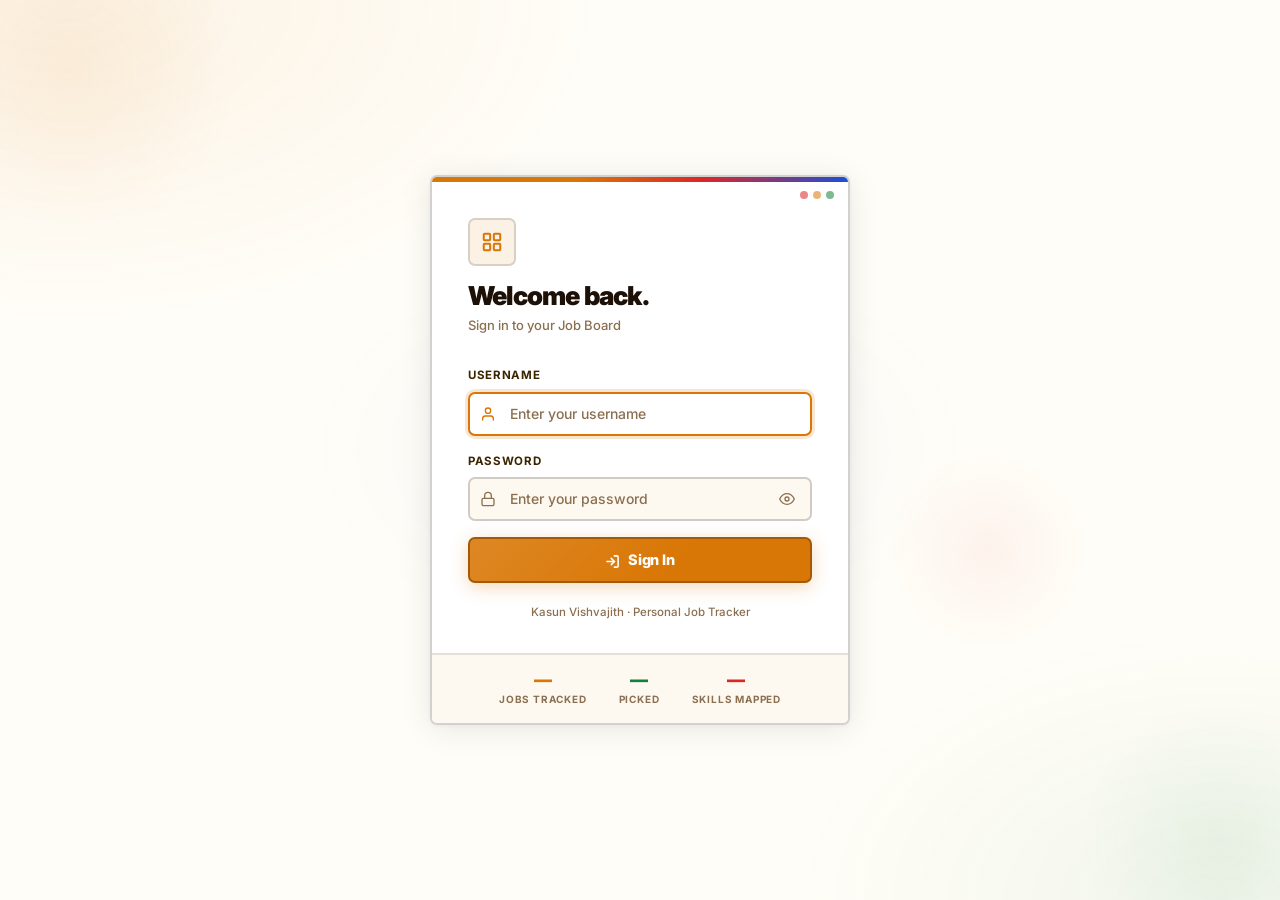
<file: login.html>
<!doctype html>
<html lang="en">
<head>
  <meta charset="utf-8">
  <meta name="viewport" content="width=device-width, initial-scale=1, viewport-fit=cover">
  <title>Sign In · Kasun's Job Board</title>
  <link rel="icon" href="data:image/svg+xml,<svg xmlns='http://www.w3.org/2000/svg' viewBox='0 0 100 100'><rect width='100' height='100' rx='20' fill='%23d97706'/><text x='50' y='72' font-family='sans-serif' font-size='70' font-weight='900' fill='%23ffffff' text-anchor='middle'>J</text></svg>">
  <link rel="preconnect" href="https://fonts.googleapis.com">
  <link rel="preconnect" href="https://fonts.gstatic.com" crossorigin>
  <link href="https://fonts.googleapis.com/css2?family=Inter:wght@400;500;600;700;800;900&display=swap" rel="stylesheet">
    <style>
    :root {
      --void:      #fffdf7;
      --surface-0: #ffffff;
      --surface-2: #fef9f0;
      --surface-3: #fdf0d8;
      --rim:        rgba(0,0,0,0.14);
      --rim-strong: rgba(0,0,0,0.28);
      --orange:     #d97706;
      --orange-dim: rgba(217,119,6,0.10);
      --orange-pale:#f59e0b;
      --ink:   #1c1007;
      --ink-2: #3b2500;
      --ink-3: #8a7050;
      --green:  #15803d;
      --red:    #dc2626;
      --red-dim: rgba(220,38,38,0.10);
      --blue:   #1d4ed8;
      --teal:   #15803d;
      --rose:   #dc2626;
      --rose-dim: rgba(220,38,38,0.10);
      --amber:  #d97706;
      --r:   7px;
      --sh:  0 4px 32px rgba(0,0,0,0.09), 0 1px 6px rgba(0,0,0,0.05);
      --sh-field: 0 0 0 3px rgba(217,119,6,0.18);
    }

    *, *::before, *::after { box-sizing: border-box; margin: 0; padding: 0; }
    html { height: 100%; }

    body {
      background: var(--void);
      color: var(--ink);
      font-family: 'Inter', system-ui, -apple-system, sans-serif;
      font-size: 14.5px;
      line-height: 1.6;
      min-height: 100dvh;
      display: flex;
      align-items: center;
      justify-content: center;
      padding: 20px;
      position: relative;
      overflow: hidden;
    }

    body::before {
      content: '';
      position: fixed;
      inset: 0;
      background:
        radial-gradient(ellipse 70% 60% at 5% 0%, rgba(217,119,6,0.08) 0%, transparent 60%),
        radial-gradient(ellipse 55% 50% at 95% 100%, rgba(21,128,61,0.06) 0%, transparent 60%),
        radial-gradient(ellipse 40% 35% at 50% 50%, rgba(29,78,216,0.04) 0%, transparent 65%);
      pointer-events: none;
      z-index: 0;
    }

    .blob {
      position: fixed;
      border-radius: 50%;
      pointer-events: none;
      z-index: 0;
      animation: drift linear infinite;
    }

    .blob-1 {
      width: 340px; height: 340px;
      background: radial-gradient(circle, rgba(217,119,6,0.07) 0%, transparent 70%);
      top: -100px; left: -100px;
      animation-duration: 22s;
    }

    .blob-2 {
      width: 280px; height: 280px;
      background: radial-gradient(circle, rgba(21,128,61,0.06) 0%, transparent 70%);
      bottom: -80px; right: -80px;
      animation-duration: 28s;
      animation-direction: reverse;
    }

    .blob-3 {
      width: 200px; height: 200px;
      background: radial-gradient(circle, rgba(220,38,38,0.05) 0%, transparent 70%);
      top: 50%; right: 15%;
      animation-duration: 18s;
    }

    @keyframes drift {
      0%   { transform: translate(0, 0) scale(1); }
      25%  { transform: translate(18px, -14px) scale(1.03); }
      50%  { transform: translate(8px, 20px) scale(0.97); }
      75%  { transform: translate(-14px, 8px) scale(1.02); }
      100% { transform: translate(0, 0) scale(1); }
    }

    .login-wrap {
      position: relative;
      z-index: 1;
      width: 100%;
      max-width: 420px;
    }

    .login-card {
      background: var(--surface-0);
      border: 2px solid rgba(0,0,0,0.18);
      border-radius: var(--r);
      box-shadow: var(--sh);
      overflow: hidden;
      position: relative;
    }

    .card-accent {
      height: 5px;
      background: linear-gradient(90deg, var(--orange) 0%, var(--amber) 35%, var(--red) 65%, var(--blue) 100%);
    }

    .card-inner {
      padding: 36px 36px 32px;
    }

    .login-brand {
      margin-bottom: 30px;
    }

    .brand-icon {
      width: 48px;
      height: 48px;
      border-radius: var(--r);
      background: rgba(217,119,6,0.10);
      border: 2px solid rgba(0,0,0,0.14);
      display: flex;
      align-items: center;
      justify-content: center;
      margin-bottom: 16px;
      color: var(--orange);
    }

    .login-title {
      font-size: 26px;
      font-weight: 900;
      color: var(--ink);
      letter-spacing: -0.03em;
      line-height: 1.1;
      margin-bottom: 5px;
    }

    .login-sub {
      font-size: 13px;
      font-weight: 500;
      color: var(--ink-3);
    }

    .form-group {
      margin-bottom: 16px;
    }

    .form-label {
      display: block;
      font-size: 11.5px;
      font-weight: 700;
      color: var(--ink-2);
      letter-spacing: 0.06em;
      text-transform: uppercase;
      margin-bottom: 7px;
    }

    .input-wrap {
      position: relative;
    }

    .input-icon {
      position: absolute;
      left: 12px;
      top: 50%;
      transform: translateY(-50%);
      color: var(--ink-3);
      pointer-events: none;
      transition: color 150ms;
    }

    .form-input {
      width: 100%;
      height: 44px;
      background: var(--surface-2);
      border: 2px solid rgba(0,0,0,0.18);
      border-radius: var(--r);
      padding: 0 12px 0 40px;
      font-size: 14px;
      font-weight: 500;
      font-family: inherit;
      color: var(--ink);
      outline: none;
      transition: border-color 150ms, box-shadow 150ms, background 150ms;
    }

    .form-input::placeholder { color: var(--ink-3); }

    .form-input:focus {
      border-color: var(--orange);
      background: #fff;
      box-shadow: var(--sh-field);
    }

    .form-input:focus + .input-icon,
    .input-wrap:focus-within .input-icon {
      color: var(--orange);
    }

    .pw-toggle {
      position: absolute;
      right: 10px;
      top: 50%;
      transform: translateY(-50%);
      width: 30px;
      height: 30px;
      display: flex;
      align-items: center;
      justify-content: center;
      border-radius: 5px;
      color: var(--ink-3);
      cursor: pointer;
      background: none;
      border: none;
      font-family: inherit;
      transition: color 140ms, background 140ms;
    }

    .pw-toggle:hover {
      color: var(--orange);
      background: rgba(217,119,6,0.10);
    }

    .error-msg {
      display: none;
      align-items: center;
      gap: 8px;
      padding: 10px 13px;
      border-radius: var(--r);
      background: rgba(220,38,38,0.07);
      border: 1.5px solid rgba(220,38,38,0.28);
      color: var(--red);
      font-size: 12.5px;
      font-weight: 600;
      margin-bottom: 16px;
      animation: shake 320ms ease;
    }

    .error-msg.show { display: flex; }

    @keyframes shake {
      0%, 100% { transform: translateX(0); }
      20%       { transform: translateX(-6px); }
      40%       { transform: translateX(6px); }
      60%       { transform: translateX(-4px); }
      80%       { transform: translateX(4px); }
    }

    .submit-btn {
      width: 100%;
      height: 46px;
      border-radius: var(--r);
      border: 2px solid rgba(0,0,0,0.25);
      background: var(--orange);
      color: #fff;
      font-size: 14.5px;
      font-weight: 800;
      font-family: inherit;
      cursor: pointer;
      display: flex;
      align-items: center;
      justify-content: center;
      gap: 8px;
      letter-spacing: -0.01em;
      transition: background 150ms, transform 120ms, box-shadow 150ms;
      box-shadow: 0 4px 18px rgba(217,119,6,0.28);
      margin-top: 8px;
      position: relative;
      overflow: hidden;
    }

    .submit-btn::before {
      content: '';
      position: absolute;
      inset: 0;
      background: linear-gradient(135deg, rgba(255,255,255,0.12) 0%, transparent 60%);
    }

    .submit-btn:hover {
      background: var(--orange-pale);
      transform: translateY(-1px);
      box-shadow: 0 6px 24px rgba(217,119,6,0.35);
    }

    .submit-btn:active { transform: scale(0.98); }

    .submit-btn.loading {
      pointer-events: none;
      opacity: 0.8;
    }

    .spinner {
      display: none;
      width: 18px;
      height: 18px;
      border: 2.5px solid rgba(255,255,255,0.35);
      border-top-color: #fff;
      border-radius: 50%;
      animation: spin 600ms linear infinite;
    }

    .submit-btn.loading .spinner { display: block; }
    .submit-btn.loading .btn-text { display: none; }

    @keyframes spin { to { transform: rotate(360deg); } }

    .login-footer {
      margin-top: 20px;
      text-align: center;
      font-size: 11.5px;
      color: var(--ink-3);
      font-weight: 500;
    }

    .stats-strip {
      border-top: 2px solid rgba(0,0,0,0.10);
      padding: 16px 36px;
      display: flex;
      justify-content: center;
      gap: 32px;
      background: var(--surface-2);
    }

    .strip-stat {
      display: flex;
      flex-direction: column;
      align-items: center;
      gap: 2px;
    }

    .strip-val {
      font-size: 18px;
      font-weight: 900;
      color: var(--ink);
      letter-spacing: -0.02em;
      line-height: 1;
    }

    .strip-val.violet { color: var(--orange); }
    .strip-val.teal   { color: var(--green); }
    .strip-val.rose   { color: var(--red); }

    .strip-lbl {
      font-size: 10px;
      font-weight: 700;
      color: var(--ink-3);
      letter-spacing: 0.08em;
      text-transform: uppercase;
    }

    .corner-dots {
      position: absolute;
      top: 14px;
      right: 14px;
      display: flex;
      gap: 5px;
    }

    .corner-dot {
      width: 8px;
      height: 8px;
      border-radius: 50%;
    }

    .corner-dot:nth-child(1) { background: rgba(220,38,38,0.55); }
    .corner-dot:nth-child(2) { background: rgba(217,119,6,0.55); }
    .corner-dot:nth-child(3) { background: rgba(21,128,61,0.55); }

    .success-overlay {
      display: none;
      position: absolute;
      inset: 0;
      background: rgba(21,128,61,0.06);
      z-index: 10;
      align-items: center;
      justify-content: center;
      border-radius: var(--r);
    }

    .success-overlay.show {
      display: flex;
      animation: flash 400ms ease;
    }

    @keyframes flash {
      0%   { opacity: 0; }
      50%  { opacity: 1; }
      100% { opacity: 0; }
    }
  </style>
</head>
<body>

  <div class="blob blob-1"></div>
  <div class="blob blob-2"></div>
  <div class="blob blob-3"></div>

  <div class="login-wrap">
    <div class="login-card">
      <div class="card-accent"></div>

      <div class="corner-dots">
        <div class="corner-dot"></div>
        <div class="corner-dot"></div>
        <div class="corner-dot"></div>
      </div>

      <div class="card-inner">
        <div class="login-brand">
          <div class="brand-icon">
            <svg width="22" height="22" viewBox="0 0 24 24" fill="none" stroke="currentColor" stroke-width="2.2" stroke-linecap="round" stroke-linejoin="round">
              <rect x="3" y="3" width="7" height="7" rx="1"/>
              <rect x="14" y="3" width="7" height="7" rx="1"/>
              <rect x="3" y="14" width="7" height="7" rx="1"/>
              <rect x="14" y="14" width="7" height="7" rx="1"/>
            </svg>
          </div>
          <h1 class="login-title">Welcome back.</h1>
          <p class="login-sub">Sign in to your Job Board</p>
        </div>

        <form id="loginForm" autocomplete="off">
          <div class="error-msg" id="errorMsg">
            <svg width="15" height="15" viewBox="0 0 24 24" fill="none" stroke="currentColor" stroke-width="2.5" stroke-linecap="round">
              <circle cx="12" cy="12" r="10"/><line x1="12" y1="8" x2="12" y2="12"/><line x1="12" y1="16" x2="12.01" y2="16"/>
            </svg>
            <span id="errorText">Invalid username or password.</span>
          </div>

          <div class="form-group">
            <label class="form-label" for="username">Username</label>
            <div class="input-wrap">
              <input
                class="form-input"
                id="username"
                type="text"
                placeholder="Enter your username"
                autocomplete="username"
                spellcheck="false"
              >
              <svg class="input-icon" width="16" height="16" viewBox="0 0 24 24" fill="none" stroke="currentColor" stroke-width="2" stroke-linecap="round">
                <path d="M20 21v-2a4 4 0 0 0-4-4H8a4 4 0 0 0-4 4v2"/>
                <circle cx="12" cy="7" r="4"/>
              </svg>
            </div>
          </div>

          <div class="form-group">
            <label class="form-label" for="password">Password</label>
            <div class="input-wrap">
              <input
                class="form-input"
                id="password"
                type="password"
                placeholder="Enter your password"
                autocomplete="current-password"
              >
              <svg class="input-icon" width="16" height="16" viewBox="0 0 24 24" fill="none" stroke="currentColor" stroke-width="2" stroke-linecap="round">
                <rect x="3" y="11" width="18" height="11" rx="2" ry="2"/>
                <path d="M7 11V7a5 5 0 0 1 10 0v4"/>
              </svg>
              <button type="button" class="pw-toggle" id="pwToggle" aria-label="Toggle password visibility">
                <svg id="eyeIcon" width="16" height="16" viewBox="0 0 24 24" fill="none" stroke="currentColor" stroke-width="2" stroke-linecap="round">
                  <path d="M1 12s4-8 11-8 11 8 11 8-4 8-11 8-11-8-11-8z"/>
                  <circle cx="12" cy="12" r="3"/>
                </svg>
              </button>
            </div>
          </div>

          <button type="submit" class="submit-btn" id="submitBtn">
            <div class="spinner"></div>
            <span class="btn-text">
              <svg width="15" height="15" viewBox="0 0 24 24" fill="none" stroke="currentColor" stroke-width="2.5" stroke-linecap="round" style="margin-right:5px;vertical-align:middle">
                <path d="M15 3h4a2 2 0 0 1 2 2v14a2 2 0 0 1-2 2h-4"/>
                <polyline points="10 17 15 12 10 7"/>
                <line x1="15" y1="12" x2="3" y2="12"/>
              </svg>
              Sign In
            </span>
          </button>
        </form>

        <div class="login-footer">
          Kasun Vishvajith · Personal Job Tracker
        </div>
      </div>

      <div class="stats-strip">
        <div class="strip-stat">
          <div class="strip-val violet" id="statJobs">—</div>
          <div class="strip-lbl">Jobs Tracked</div>
        </div>
        <div class="strip-stat">
          <div class="strip-val teal" id="statPicked">—</div>
          <div class="strip-lbl">Picked</div>
        </div>
        <div class="strip-stat">
          <div class="strip-val rose" id="statSkills">—</div>
          <div class="strip-lbl">Skills Mapped</div>
        </div>
      </div>
    </div>
  </div>

<script>
  // ── Redirect if already logged in ──────────────────────────
  if (sessionStorage.getItem('jb-auth') === '1') {
    window.location.replace('index.html');
  }

  // ── Load live stats from localStorage ──────────────────────
  (function loadStats() {
    try {
      const custom = JSON.parse(localStorage.getItem('kasun-custom-jobs') || '{}');
      const picked = JSON.parse(localStorage.getItem('kasun-job-picked') || '{}');
      const db     = JSON.parse(localStorage.getItem('kasun-req-db') || '{}');

      const pickedCount = Object.values(picked).filter(Boolean).length;
      const skillCount  = db.skills ? Object.keys(db.skills).length : 0;
      const jobCount    = Object.keys(custom).length;

      if (jobCount > 0)    document.getElementById('statJobs').textContent    = jobCount;
      if (pickedCount > 0) document.getElementById('statPicked').textContent  = pickedCount;
      if (skillCount > 0)  document.getElementById('statSkills').textContent  = skillCount;
    } catch (_) {}
  })();

  // ── Auth credentials (simple client-side guard) ────────────
  const CREDS = { user: 'kasunvish', pass: "D0whatyoucan't" };

  // ── Password toggle ─────────────────────────────────────────
  const pwInput  = document.getElementById('password');
  const pwToggle = document.getElementById('pwToggle');
  const eyeIcon  = document.getElementById('eyeIcon');

  const eyeOpen   = `<path d="M1 12s4-8 11-8 11 8 11 8-4 8-11 8-11-8-11-8z"/><circle cx="12" cy="12" r="3"/>`;
  const eyeClosed = `<path d="M17.94 17.94A10.07 10.07 0 0 1 12 20c-7 0-11-8-11-8a18.45 18.45 0 0 1 5.06-5.94M9.9 4.24A9.12 9.12 0 0 1 12 4c7 0 11 8 11 8a18.5 18.5 0 0 1-2.16 3.19m-6.72-1.07a3 3 0 1 1-4.24-4.24"/><line x1="1" y1="1" x2="23" y2="23"/>`;

  pwToggle.addEventListener('click', () => {
    const isHidden = pwInput.type === 'password';
    pwInput.type = isHidden ? 'text' : 'password';
    eyeIcon.innerHTML = isHidden ? eyeClosed : eyeOpen;
  });

  // ── Form submit ─────────────────────────────────────────────
  const form      = document.getElementById('loginForm');
  const errorMsg  = document.getElementById('errorMsg');
  const errorText = document.getElementById('errorText');
  const submitBtn = document.getElementById('submitBtn');

  function showError(msg) {
    errorText.textContent = msg;
    errorMsg.classList.remove('show');
    // Force re-animation
    void errorMsg.offsetWidth;
    errorMsg.classList.add('show');
  }

  form.addEventListener('submit', async (e) => {
    e.preventDefault();

    const user = document.getElementById('username').value.trim();
    const pass = document.getElementById('password').value;

    if (!user || !pass) {
      showError('Please enter both username and password.');
      return;
    }

    // Show loading state
    submitBtn.classList.add('loading');
    errorMsg.classList.remove('show');

    // Fake async check for a polished feel
    await new Promise(r => setTimeout(r, 650));

    if (user === CREDS.user && pass === CREDS.pass) {
      sessionStorage.setItem('jb-auth', '1');
      // Brief success pulse before redirect
      submitBtn.style.background = 'var(--teal)';
      submitBtn.classList.remove('loading');
      submitBtn.querySelector('.btn-text').innerHTML = `
        <svg width="15" height="15" viewBox="0 0 24 24" fill="none" stroke="currentColor" stroke-width="2.5" stroke-linecap="round" style="margin-right:5px;vertical-align:middle">
          <polyline points="20 6 9 17 4 12"/>
        </svg>
        Welcome back!`;
      setTimeout(() => window.location.replace('index.html'), 550);
    } else {
      submitBtn.classList.remove('loading');
      const isUserWrong = user !== CREDS.user;
      showError(isUserWrong ? 'Username not recognised.' : 'Incorrect password. Try again.');
      // Shake the relevant field
      const field = isUserWrong
        ? document.getElementById('username')
        : document.getElementById('password');
      field.style.borderColor = 'var(--rose)';
      field.style.boxShadow   = '0 0 0 3px rgba(255,92,124,0.18)';
      setTimeout(() => {
        field.style.borderColor = '';
        field.style.boxShadow   = '';
      }, 1600);
    }
  });

  // ── Enter key from username goes to password ─────────────────
  document.getElementById('username').addEventListener('keydown', e => {
    if (e.key === 'Enter') {
      e.preventDefault();
      document.getElementById('password').focus();
    }
  });

  // ── Auto-focus username ──────────────────────────────────────
  document.getElementById('username').focus();
</script>
</body>
</html>
</file>
